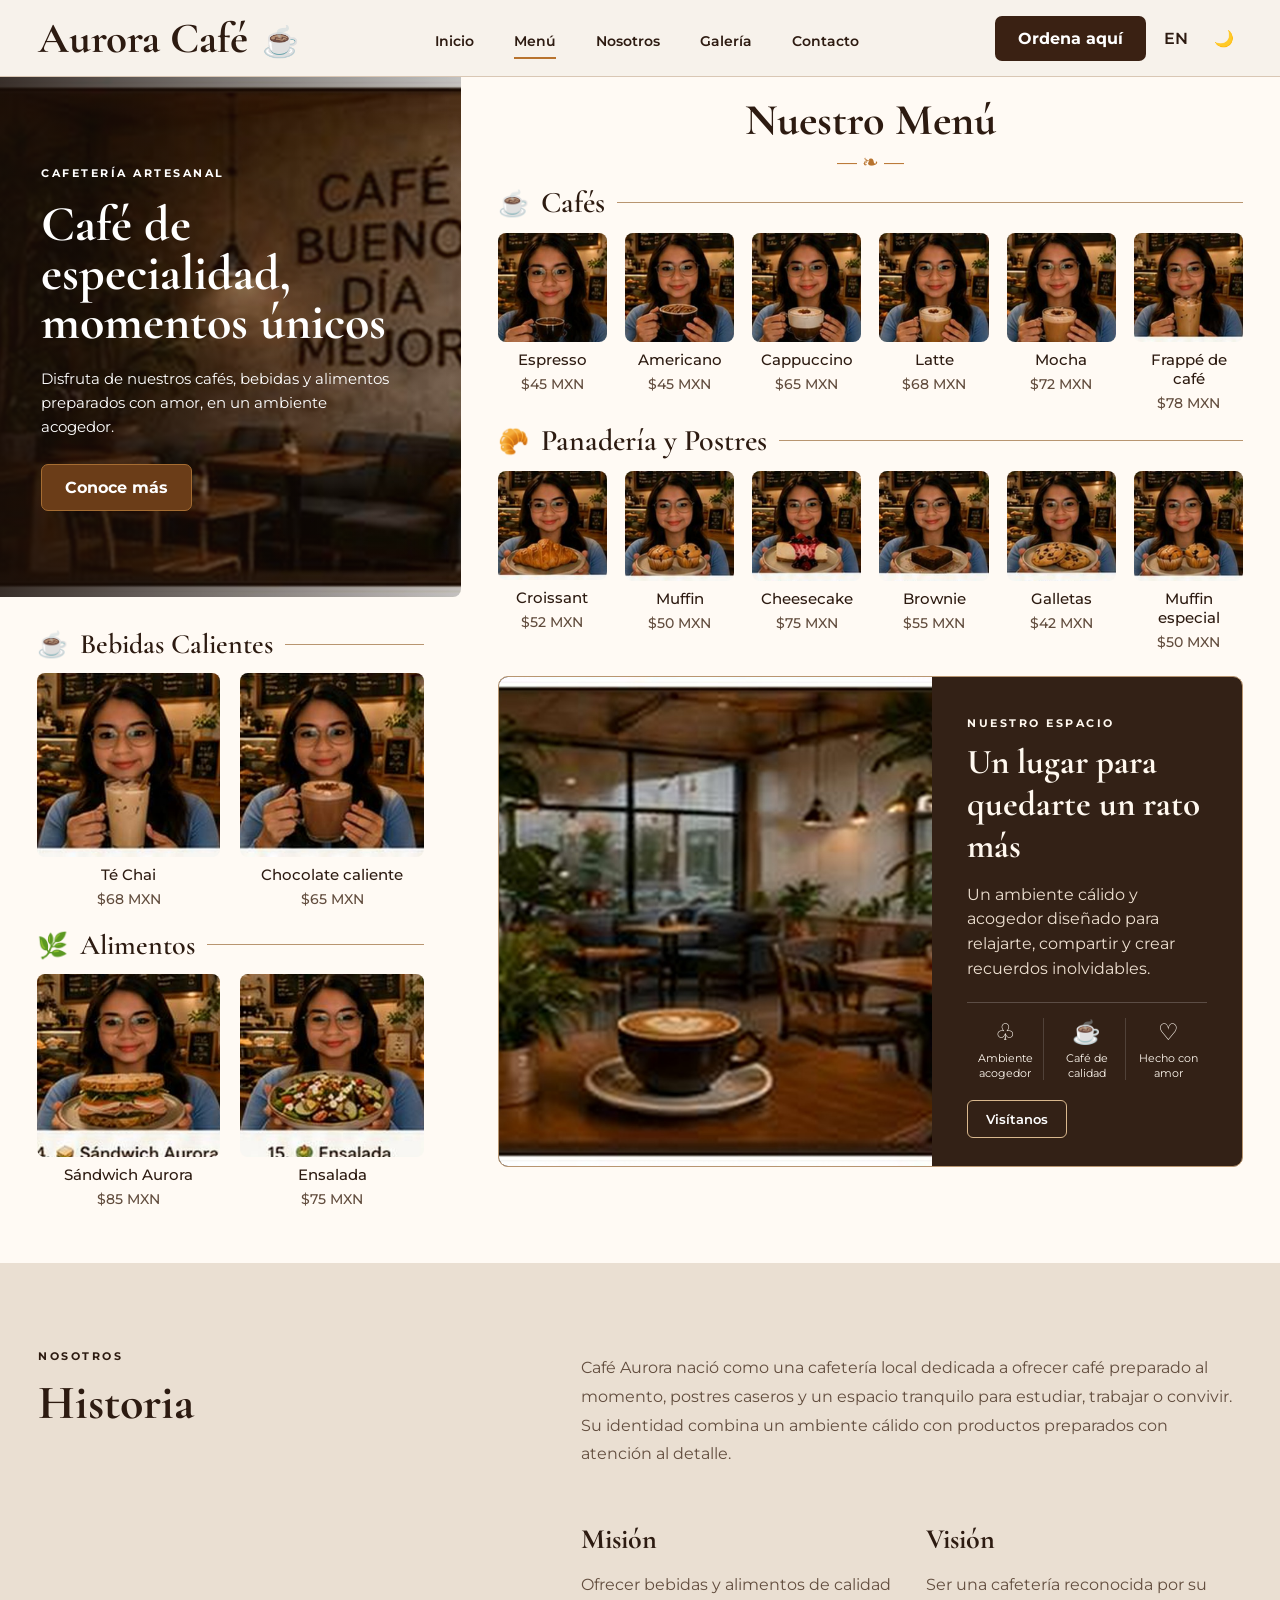
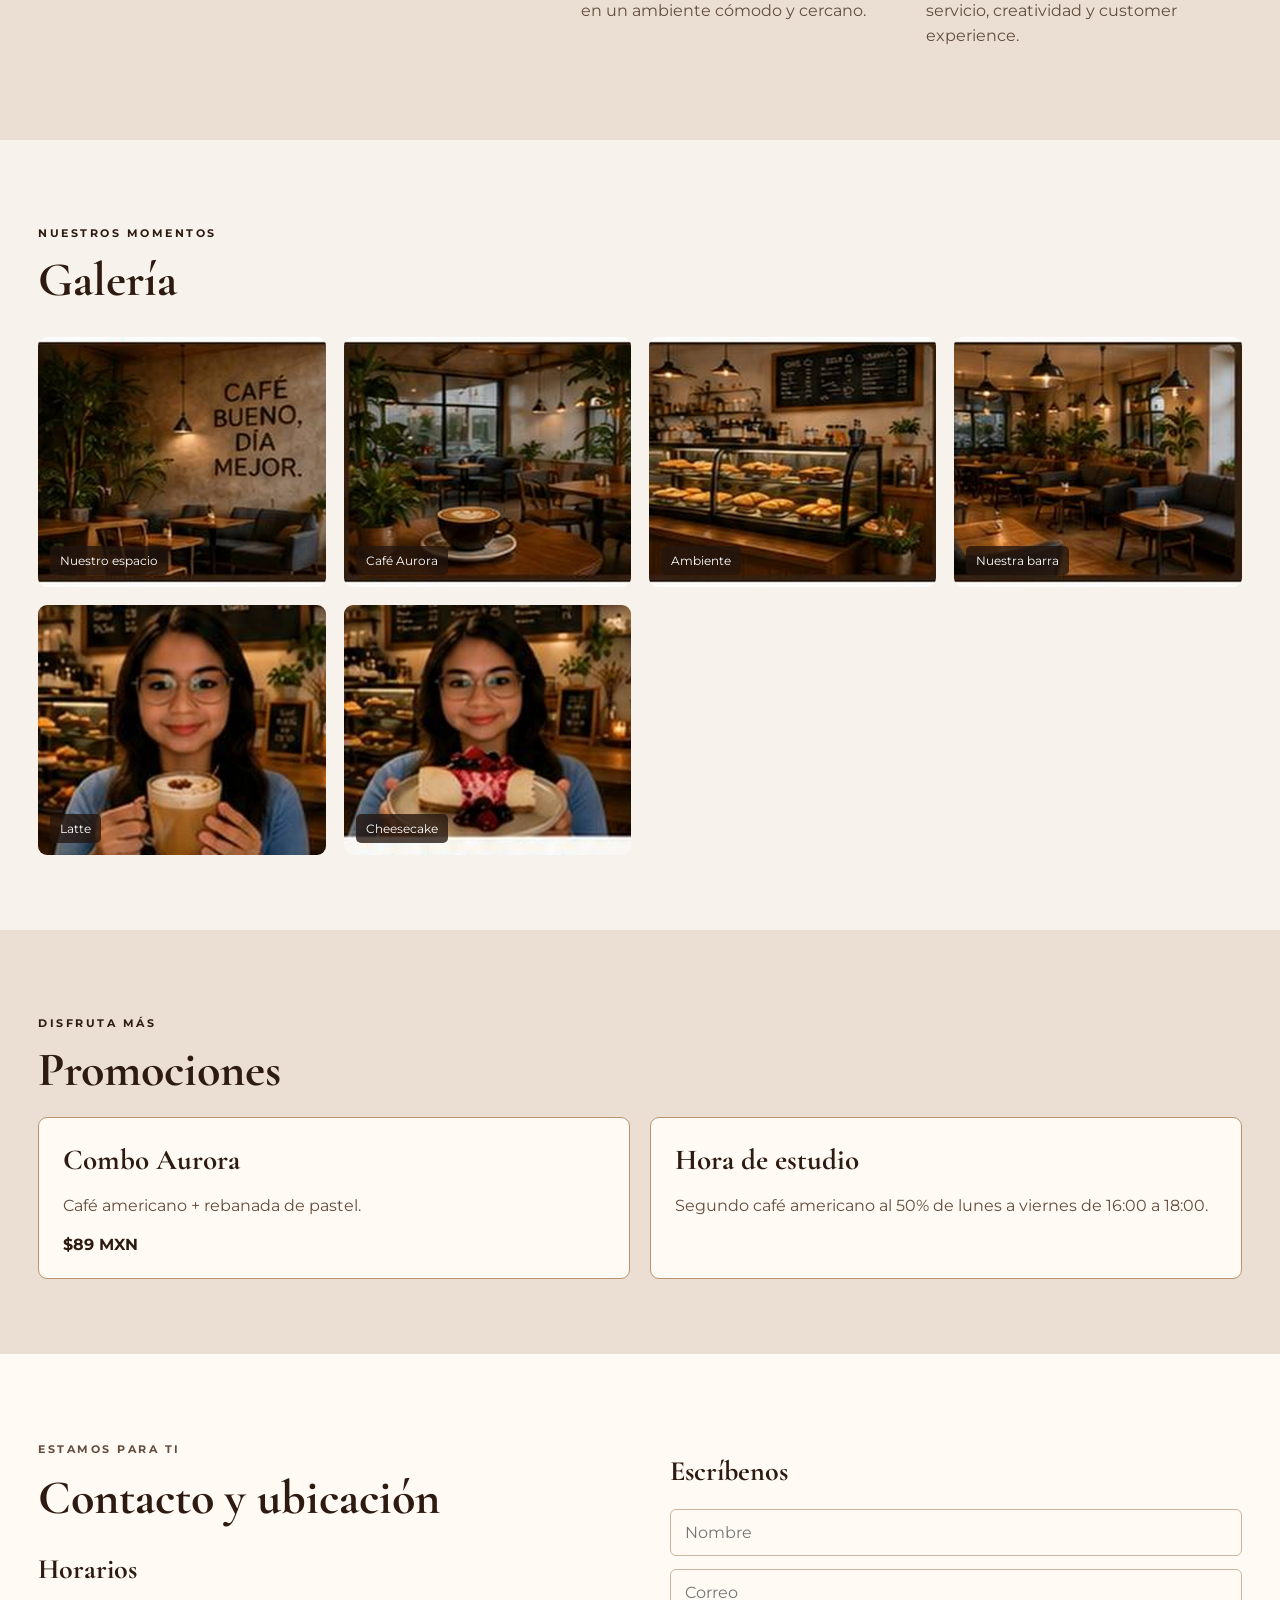
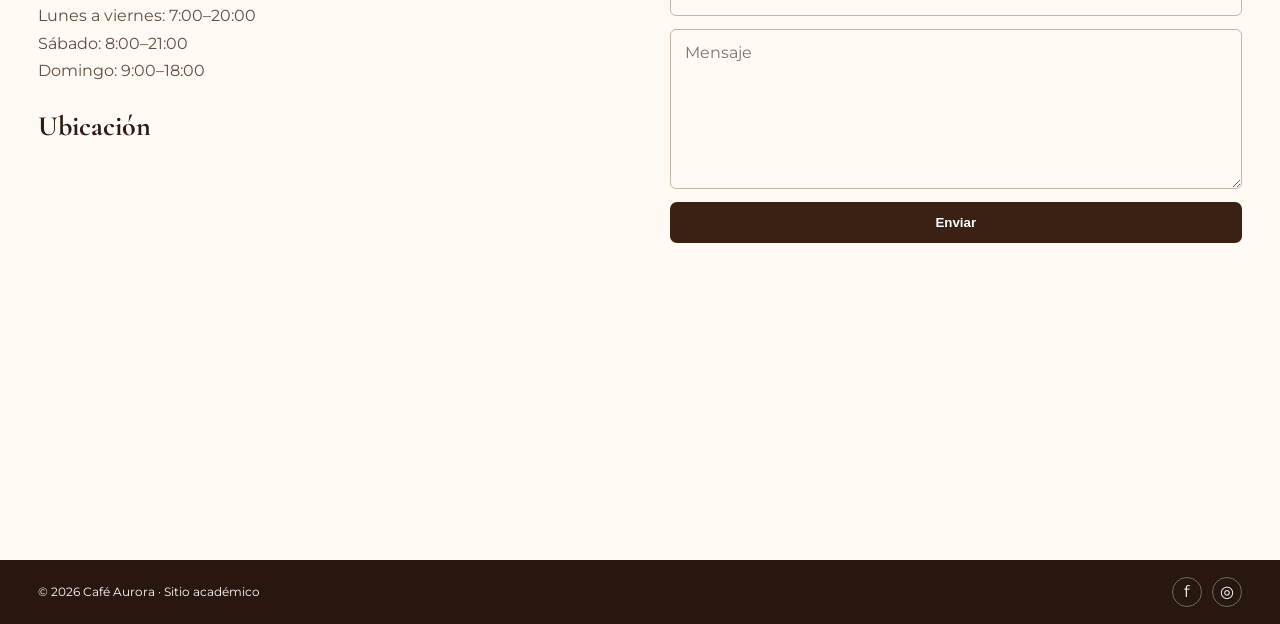
<file: cafeteria/index.html>
<!DOCTYPE html>
<html lang="es">

<head>
    <meta charset="UTF-8">
    <meta name="viewport" content="width=device-width, initial-scale=1.0">
    <title data-es="Café Aurora" data-en="Aurora Café">Café Aurora</title>
    <link rel="stylesheet" href="style.css">
</head>

<body>
    <header class="topbar">
        <nav class="nav container">
            <a class="logo" href="#inicio">Aurora Café <span>☕</span></a>

            <button class="menu-btn" id="menuBtn" aria-label="Abrir menú">☰</button>

            <div class="links" id="links">
                <a href="#inicio" data-es="Inicio" data-en="Home">Inicio</a>
                <a href="#menu" class="active" data-es="Menú" data-en="Menu">Menú</a>
                <a href="#historia" data-es="Nosotros" data-en="About us">Nosotros</a>
                <a href="#galeria" data-es="Galería" data-en="Gallery">Galería</a>
                <a href="#contacto" data-es="Contacto" data-en="Contact">Contacto</a>
            </div>

            <div class="actions">
                <a class="order-btn" href="#contacto" data-es="Ordena aquí" data-en="Order here">Ordena aquí</a>
                <button id="langBtn" type="button">EN</button>
                <button id="themeBtn" type="button" aria-label="Cambiar tema">🌙</button>
            </div>
        </nav>
    </header>

    <main>
        <section id="inicio" class="main-layout">
            <aside class="left-column">
                <div class="hero-card">
                    <img class="hero-image" data-image="images/lugar-1" alt="Interior de Café Aurora">
                    <div class="hero-overlay"></div>
                    <div class="hero-content">
                        <p class="eyebrow" data-es="CAFETERÍA ARTESANAL" data-en="ARTISAN CAFÉ">CAFETERÍA ARTESANAL</p>
                        <h1 data-es="Café de especialidad, momentos únicos" data-en="Specialty coffee, unique moments">Café de especialidad, momentos únicos</h1>
                        <p data-es="Disfruta de nuestros cafés, bebidas y alimentos preparados con amor, en un ambiente acogedor." data-en="Enjoy our coffee, drinks, and food prepared with care in a welcoming atmosphere.">
                            Disfruta de nuestros cafés, bebidas y alimentos preparados con amor, en un ambiente acogedor.
                        </p>
                        <a href="#menu" class="btn" data-es="Conoce más" data-en="Learn more">Conoce más</a>
                    </div>
                </div>

                <div class="side-menu">
                    <div class="category-title">
                        <span class="category-icon">☕</span>
                        <h2 data-es="Bebidas Calientes" data-en="Hot Drinks">Bebidas Calientes</h2>
                        <i></i>
                    </div>

                    <div class="small-product-grid">
                        <article class="product small-product">
                            <div class="food-photo"><img data-image="images/producto-7" alt="Té Chai"></div>
                            <h3 data-es="Té Chai" data-en="Chai Tea">Té Chai</h3>
                            <strong>$68 MXN</strong>
                        </article>
                        <article class="product small-product">
                            <div class="food-photo"><img data-image="images/producto-8" alt="Chocolate caliente"></div>
                            <h3 data-es="Chocolate caliente" data-en="Hot Chocolate">Chocolate caliente</h3>
                            <strong>$65 MXN</strong>
                        </article>
                    </div>

                    <div class="category-title">
                        <span class="category-icon">🌿</span>
                        <h2 data-es="Alimentos" data-en="Food">Alimentos</h2>
                        <i></i>
                    </div>

                    <div class="small-product-grid">
                        <article class="product small-product">
                            <div class="food-photo"><img data-image="images/producto-14" alt="Sándwich Aurora"></div>
                            <h3 data-es="Sándwich Aurora" data-en="Aurora Sandwich">Sándwich Aurora</h3>
                            <strong>$85 MXN</strong>
                        </article>
                        <article class="product small-product">
                            <div class="food-photo"><img data-image="images/producto-15" alt="Ensalada"></div>
                            <h3 data-es="Ensalada" data-en="Salad">Ensalada</h3>
                            <strong>$75 MXN</strong>
                        </article>
                    </div>
                </div>
            </aside>

            <section id="menu" class="menu-panel">
                <div class="menu-heading">
                    <h2 data-es="Nuestro Menú" data-en="Our Menu">Nuestro Menú</h2>
                    <div class="ornament">— ❧ —</div>
                </div>

                <div class="category-title large">
                    <span class="category-icon">☕</span>
                    <h2 data-es="Cafés" data-en="Coffee">Cafés</h2>
                    <i></i>
                </div>

                <div class="product-grid six">
                    <article class="product">
                        <div class="food-photo"><img data-image="images/producto-1" alt="Espresso"></div>
                        <h3>Espresso</h3><strong>$45 MXN</strong></article>
                    <article class="product">
                        <div class="food-photo"><img data-image="images/producto-2" alt="Americano"></div>
                        <h3>Americano</h3><strong>$45 MXN</strong></article>
                    <article class="product">
                        <div class="food-photo"><img data-image="images/producto-3" alt="Cappuccino"></div>
                        <h3>Cappuccino</h3><strong>$65 MXN</strong></article>
                    <article class="product">
                        <div class="food-photo"><img data-image="images/producto-4" alt="Latte"></div>
                        <h3>Latte</h3><strong>$68 MXN</strong></article>
                    <article class="product">
                        <div class="food-photo"><img data-image="images/producto-5" alt="Mocha"></div>
                        <h3>Mocha</h3><strong>$72 MXN</strong></article>
                    <article class="product">
                        <div class="food-photo"><img data-image="images/producto-6" alt="Frappé de café"></div>
                        <h3>Frappé de café</h3><strong>$78 MXN</strong></article>
                </div>

                <div class="category-title large">
                    <span class="category-icon">🥐</span>
                    <h2 data-es="Panadería y Postres" data-en="Bakery & Desserts">Panadería y Postres</h2>
                    <i></i>
                </div>

                <div class="product-grid six">
                    <article class="product">
                        <div class="food-photo"><img data-image="images/producto-9" alt="Croissant"></div>
                        <h3>Croissant</h3><strong>$52 MXN</strong></article>
                    <article class="product">
                        <div class="food-photo"><img data-image="images/producto-10" alt="Muffin"></div>
                        <h3>Muffin</h3><strong>$50 MXN</strong></article>
                    <article class="product">
                        <div class="food-photo"><img data-image="images/producto-11" alt="Cheesecake"></div>
                        <h3>Cheesecake</h3><strong>$75 MXN</strong></article>
                    <article class="product">
                        <div class="food-photo"><img data-image="images/producto-12" alt="Brownie"></div>
                        <h3>Brownie</h3><strong>$55 MXN</strong></article>
                    <article class="product">
                        <div class="food-photo"><img data-image="images/producto-13" alt="Galletas"></div>
                        <h3>Galletas</h3><strong>$42 MXN</strong></article>
                    <article class="product">
                        <div class="food-photo"><img data-image="images/producto-10" alt="Muffin"></div>
                        <h3>Muffin especial</h3><strong>$50 MXN</strong></article>
                </div>

                <section id="lugar" class="space-card">
                    <img data-image="images/lugar-2" alt="Nuestro espacio">
                    <div class="space-copy">
                        <p class="eyebrow" data-es="NUESTRO ESPACIO" data-en="OUR SPACE">NUESTRO ESPACIO</p>
                        <h2 data-es="Un lugar para quedarte un rato más" data-en="A place to stay a little longer">Un lugar para quedarte un rato más</h2>
                        <p data-es="Un ambiente cálido y acogedor diseñado para relajarte, compartir y crear recuerdos inolvidables." data-en="A warm and welcoming place designed to relax, share, and create unforgettable memories.">
                            Un ambiente cálido y acogedor diseñado para relajarte, compartir y crear recuerdos inolvidables.
                        </p>
                        <div class="feature-row">
                            <div><span>♧</span><small data-es="Ambiente acogedor" data-en="Welcoming atmosphere">Ambiente acogedor</small></div>
                            <div><span>☕</span><small data-es="Café de calidad" data-en="Quality coffee">Café de calidad</small></div>
                            <div><span>♡</span><small data-es="Hecho con amor" data-en="Made with love">Hecho con amor</small></div>
                        </div>
                        <a href="#contacto" class="outline-btn" data-es="Visítanos" data-en="Visit us">Visítanos</a>
                    </div>
                </section>
            </section>
        </section>

        <section id="historia" class="section about-section">
            <div class="container about-grid">
                <div>
                    <p class="eyebrow" data-es="NOSOTROS" data-en="ABOUT US">NOSOTROS</p>
                    <h2 data-es="Historia" data-en="Our story">Historia</h2>
                </div>
                <div>
                    <p data-es="Café Aurora nació como una cafetería local dedicada a ofrecer café preparado al momento, postres caseros y un espacio tranquilo para estudiar, trabajar o convivir. Su identidad combina un ambiente cálido con productos preparados con atención al detalle."
                        data-en="Café Aurora was created as a local coffee shop dedicated to serving freshly prepared coffee, homemade desserts, and a comfortable space to study, work, or spend time together. Its identity combines a warm atmosphere with carefully prepared products.">
                        Café Aurora nació como una cafetería local dedicada a ofrecer café preparado al momento, postres caseros y un espacio tranquilo para estudiar, trabajar o convivir. Su identidad combina un ambiente cálido con productos preparados con atención al detalle.
                    </p>
                    <div class="mission">
                        <div>
                            <h3 data-es="Misión" data-en="Mission">Misión</h3>
                            <p data-es="Ofrecer bebidas y alimentos de calidad en un ambiente cómodo y cercano." data-en="Provide quality drinks and food in a comfortable and welcoming environment.">Ofrecer bebidas y alimentos de calidad en un ambiente cómodo y cercano.</p>
                        </div>
                        <div>
                            <h3 data-es="Visión" data-en="Vision">Visión</h3>
                            <p data-es="Ser una cafetería reconocida por su servicio, creatividad y experiencia para el cliente." data-en="Be a coffee shop recognized for its service, creativity, and customer experience.">Ser una cafetería reconocida por su servicio, creatividad y customer experience.</p>
                        </div>
                    </div>
                </div>
            </div>
        </section>

        <section id="galeria" class="section gallery-section container">
            <div class="section-heading">
                <div>
                    <p class="eyebrow" data-es="NUESTROS MOMENTOS" data-en="OUR MOMENTS">NUESTROS MOMENTOS</p>
                    <h2 data-es="Galería" data-en="Gallery">Galería</h2>
                </div>
            </div>
            <div class="gallery-grid">
                <div class="gallery-item"><img data-image="images/lugar-1" alt="Interior de Café Aurora"><span data-es="Nuestro espacio" data-en="Our space">Nuestro espacio</span></div>
                <div class="gallery-item"><img data-image="images/lugar-2" alt="Cafetería"><span>Café Aurora</span></div>
                <div class="gallery-item"><img data-image="images/lugar-3" alt="Ambiente"><span data-es="Ambiente" data-en="Atmosphere">Ambiente</span></div>
                <div class="gallery-item"><img data-image="images/lugar-4" alt="Barra de café"><span data-es="Nuestra barra" data-en="Our coffee bar">Nuestra barra</span></div>
                <div class="gallery-item"><img data-image="images/producto-4" alt="Latte"><span>Latte</span></div>
                <div class="gallery-item"><img data-image="images/producto-11" alt="Cheesecake"><span>Cheesecake</span></div>
            </div>
        </section>

        <section id="promos" class="section promos-section">
            <div class="container">
                <p class="eyebrow" data-es="DISFRUTA MÁS" data-en="ENJOY MORE">DISFRUTA MÁS</p>
                <h2 data-es="Promociones" data-en="Promotions">Promociones</h2>
                <div class="promo-grid">
                    <div class="promo">
                        <h3 data-es="Combo Aurora" data-en="Aurora Combo">Combo Aurora</h3>
                        <p data-es="Café americano + rebanada de pastel." data-en="Americano coffee + slice of cake.">Café americano + rebanada de pastel.</p><strong>$89 MXN</strong></div>
                    <div class="promo">
                        <h3 data-es="Hora de estudio" data-en="Study hour">Hora de estudio</h3>
                        <p data-es="Segundo café americano al 50% de lunes a viernes de 16:00 a 18:00." data-en="Second Americano coffee 50% off Monday to Friday from 4:00 PM to 6:00 PM.">Segundo café americano al 50% de lunes a viernes de 16:00 a 18:00.</p>
                    </div>
                </div>
            </div>
        </section>

        <section id="contacto" class="section contact-section">
            <div class="container contact-grid">
                <div>
                    <p class="eyebrow" data-es="ESTAMOS PARA TI" data-en="WE ARE HERE FOR YOU">ESTAMOS PARA TI</p>
                    <h2 data-es="Contacto y ubicación" data-en="Contact & location">Contacto y ubicación</h2>
                    <h3 data-es="Horarios" data-en="Opening hours">Horarios</h3>
                    <p data-es="Lunes a viernes: 7:00–20:00<br>Sábado: 8:00–21:00<br>Domingo: 9:00–18:00" data-en="Monday to Friday: 7:00 AM–8:00 PM<br>Saturday: 8:00 AM–9:00 PM<br>Sunday: 9:00 AM–6:00 PM">Lunes a viernes: 7:00–20:00<br>Sábado: 8:00–21:00<br>Domingo: 9:00–18:00</p>
                    <h3 data-es="Ubicación" data-en="Location">Ubicación</h3>
                    <iframe title="Universidad Tecnológica del Norte de Coahuila" src="https://www.google.com/maps/embed?pb=!1m18!1m12!1m3!1d3394.3816674956443!2d-100.61786672450137!3d28.573430475697048!2m3!1f0!2f0!3f0!3m2!1i1024!2i768!4f13.1!3m3!1m2!1s0x865ff586598af941%3A0xf0e5df7612124b7d!2sUniversidad%20Tecnol%C3%B3gica%20del%20Norte%20de%20Coahuila!5e1!3m2!1ses-419!2smx!4v1786686751014!5m2!1ses-419!2smx"
                        width="600" height="450" style="border:0;" allowfullscreen="" loading="lazy" referrerpolicy="strict-origin-when-cross-origin"></iframe>
                </div>

                <form id="form">
                    <h3 data-es="Escríbenos" data-en="Write to us">Escríbenos</h3>
                    <input required data-placeholder-es="Nombre" data-placeholder-en="Name" placeholder="Nombre">
                    <input required type="email" data-placeholder-es="Correo" data-placeholder-en="Email" placeholder="Correo">
                    <textarea required data-placeholder-es="Mensaje" data-placeholder-en="Message" placeholder="Mensaje"></textarea>
                    <button class="btn" type="submit" data-es="Enviar" data-en="Send">Enviar</button>
                    <p id="msg"></p>
                </form>
            </div>
        </section>
    </main>

    <footer>
        <div class="container footer-inner">
            <p data-es="© 2026 Café Aurora · Sitio académico" data-en="© 2026 Aurora Café · Academic website">© 2026 Café Aurora · Sitio académico</p>
            <div class="socials"><span>f</span><span>◎</span></div>
        </div>
    </footer>

    <script src="script.js"></script>
</body>

</html>
</file>
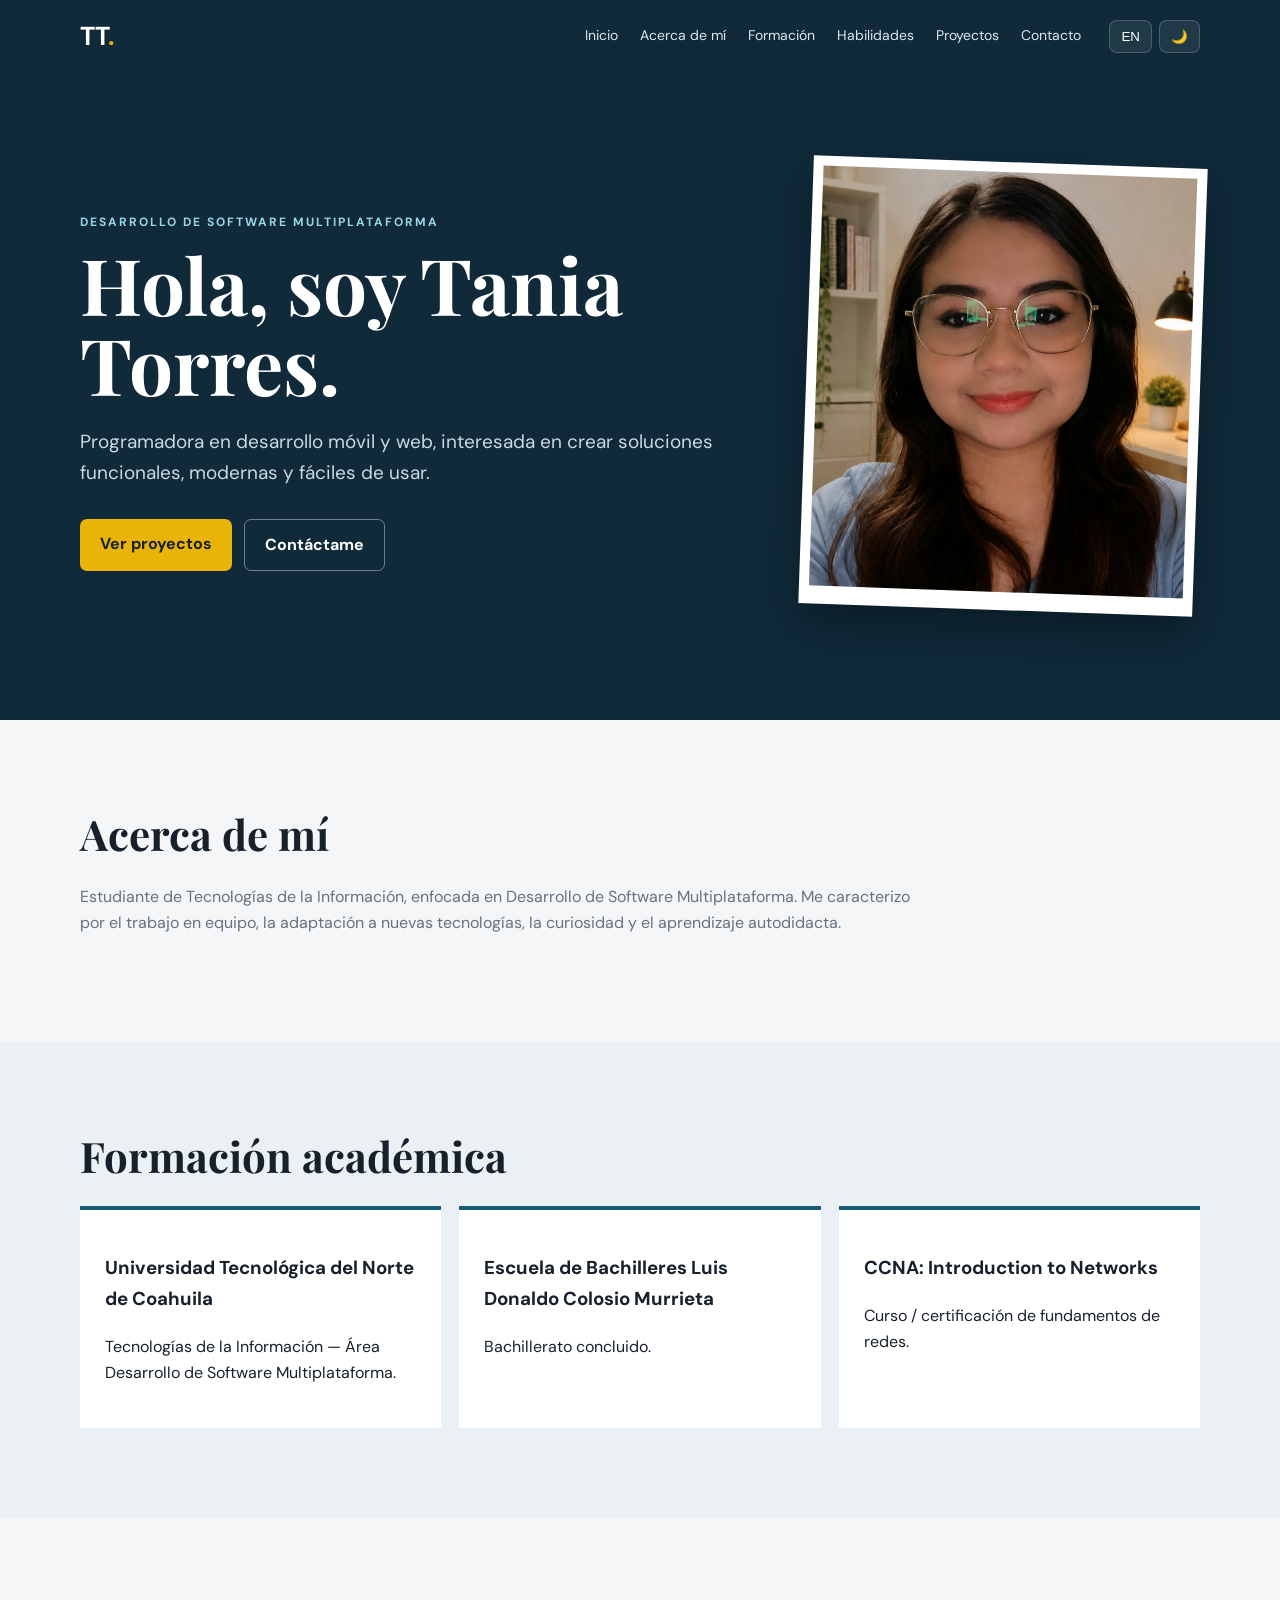
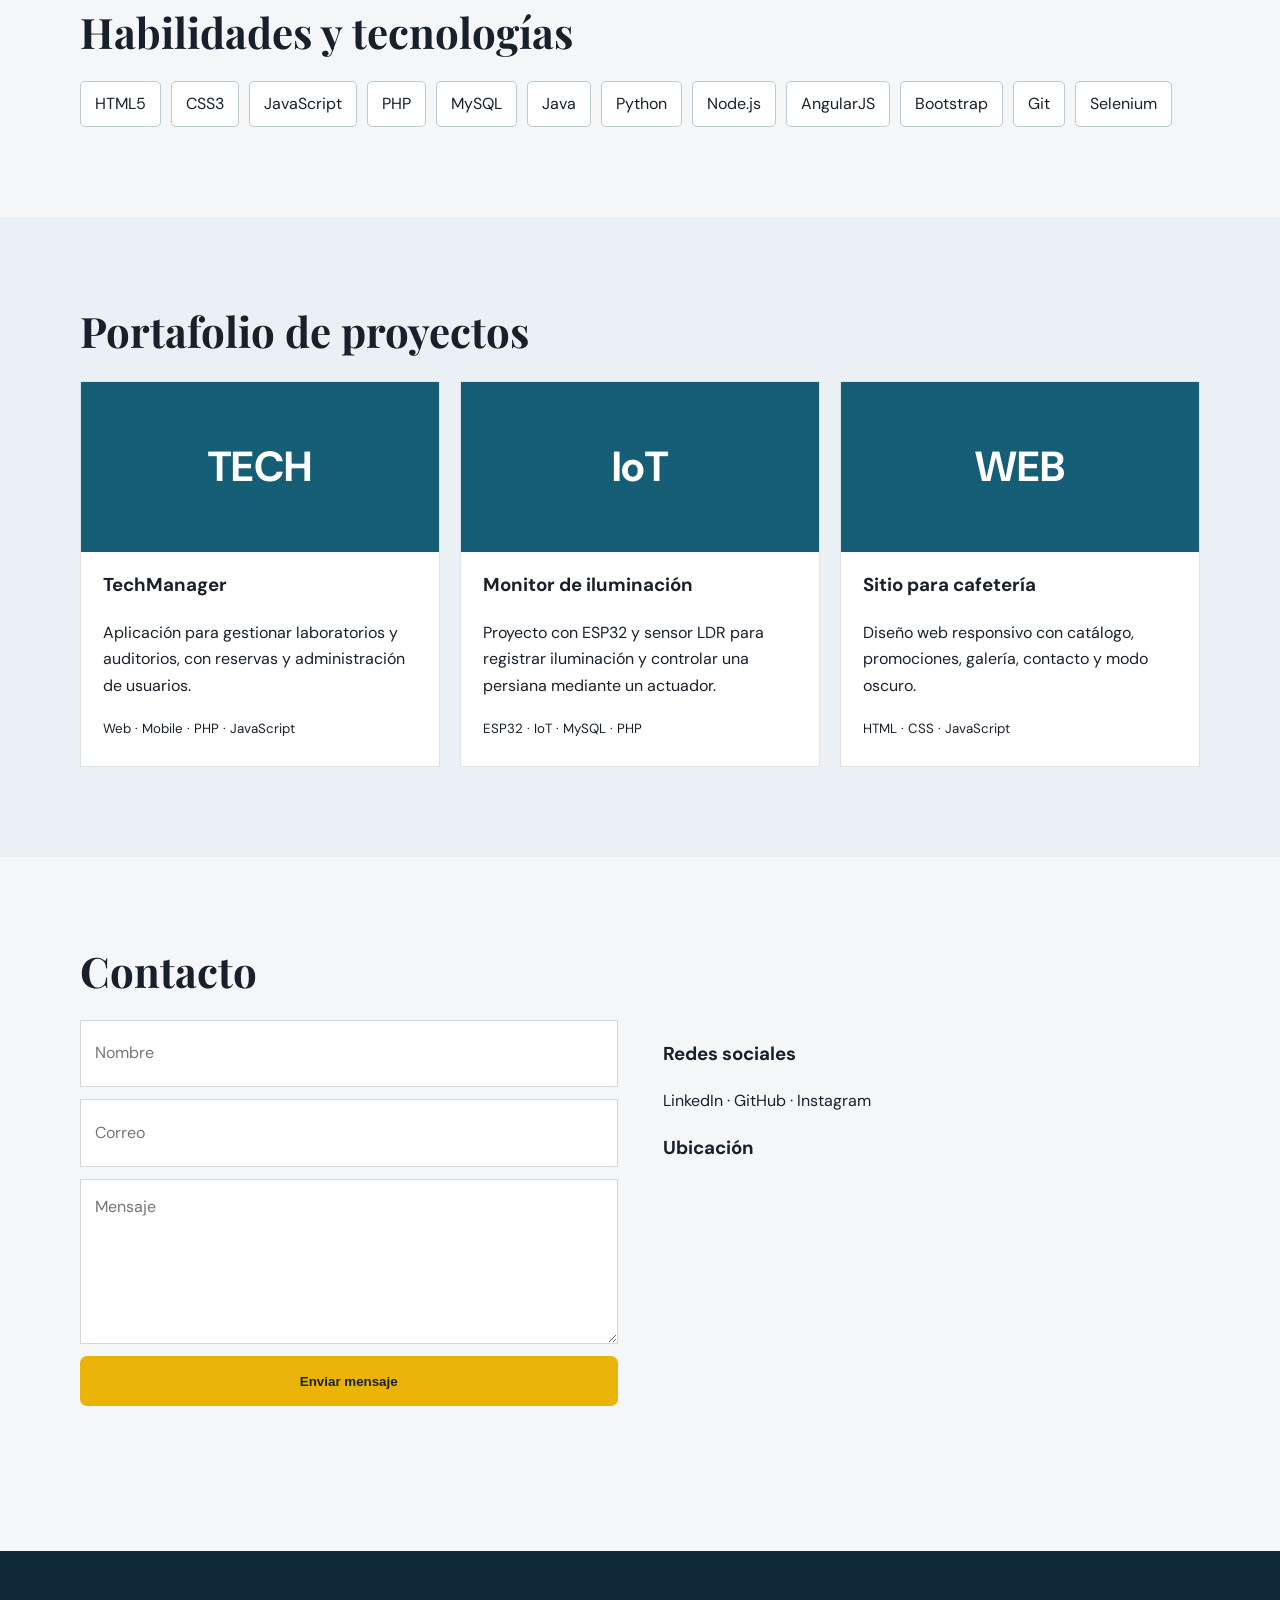
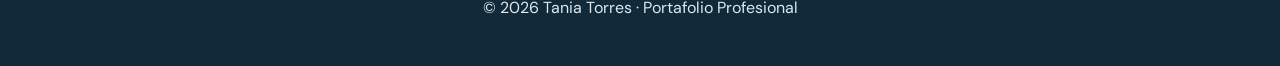
<file: portfolio/index.html>
<!DOCTYPE html>
<html lang="es">

<head>
    <meta charset="UTF-8">
    <meta name="viewport" content="width=device-width, initial-scale=1.0">
    <title data-es="Portafolio | Tania Torres" data-en="Portfolio | Tania Torres">Portafolio | Tania Torres</title>
    <link rel="stylesheet" href="style.css">
</head>

<body>
    <header class="header">
        <nav class="nav container">
            <a class="logo" href="#inicio">TT<span>.</span></a>
            <button class="menu-btn" id="menuBtn">☰</button>
            <div class="nav-links" id="navLinks">
                <a href="#inicio" data-es="Inicio" data-en="Home">Inicio</a>
                <a href="#sobre-mi" data-es="Acerca de mí" data-en="About me">Acerca de mí</a>
                <a href="#formacion" data-es="Formación" data-en="Education">Formación</a>
                <a href="#habilidades" data-es="Habilidades" data-en="Skills">Habilidades</a>
                <a href="#proyectos" data-es="Proyectos" data-en="Projects">Proyectos</a>
                <a href="#contacto" data-es="Contacto" data-en="Contact">Contacto</a>
            </div>
            <div class="actions">
                <button id="langBtn">EN</button>
                <button id="themeBtn">🌙</button>
            </div>
        </nav>
    </header>

    <main>
        <section id="inicio" class="hero">
            <div class="container hero-grid">
                <div>
                    <p class="eyebrow" data-es="DESARROLLO DE SOFTWARE MULTIPLATAFORMA" data-en="MULTIPLATFORM SOFTWARE DEVELOPMENT">DESARROLLO DE SOFTWARE MULTIPLATAFORMA</p>
                    <h1 data-es="Hola, soy Tania Torres." data-en="Hi, I'm Tania Torres.">Hola, soy Tania Torres.</h1>
                    <p class="lead" data-es="Programadora en desarrollo móvil y web, interesada en crear soluciones funcionales, modernas y fáciles de usar." data-en="Mobile and web developer interested in creating functional, modern and user-friendly solutions.">Programadora en desarrollo móvil y web, interesada en crear soluciones funcionales, modernas y fáciles de usar.</p>
                    <div class="buttons"><a class="btn" href="#proyectos" data-es="Ver proyectos" data-en="View projects">Ver proyectos</a><a class="btn secondary" href="#contacto" data-es="Contáctame" data-en="Contact me">Contáctame</a></div>
                </div>
                <div class="photo-card">
                    <img src="images/foto.png" alt="Fotografía profesional de Tania" data-alt-es="Fotografía profesional de Tania" data-alt-en="Tania's professional photo">

                </div>
            </div>
        </section>

        <section id="sobre-mi" class="section container">
            <h2 data-es="Acerca de mí" data-en="About me">Acerca de mí</h2>
            <p data-es="Estudiante de Tecnologías de la Información, enfocada en Desarrollo de Software Multiplataforma. Me caracterizo por el trabajo en equipo, la adaptación a nuevas tecnologías, la curiosidad y el aprendizaje autodidacta." data-en="Information Technology student focused on Multiplatform Software Development. I am characterized by teamwork, adaptability to new technologies, curiosity, and self-directed learning.">Estudiante de Tecnologías de la Información, enfocada en Desarrollo de Software Multiplataforma. Me caracterizo por el trabajo en equipo, la adaptación a nuevas tecnologías, la curiosidad y el aprendizaje autodidacta.</p>
        </section>

        <section id="formacion" class="section alt">
            <div class="container">
                <h2 data-es="Formación académica" data-en="Education">Formación académica</h2>
                <div class="timeline">
                    <article>
                        <h3 data-es="Universidad Tecnológica del Norte de Coahuila" data-en="Technological University of Northern Coahuila">Universidad Tecnológica del Norte de Coahuila</h3>
                        <p data-es="Tecnologías de la Información — Área Desarrollo de Software Multiplataforma." data-en="Information Technology — Multiplatform Software Development area.">Tecnologías de la Información — Área Desarrollo de Software Multiplataforma.</p>
                    </article>
                    <article>
                        <h3 data-es="Escuela de Bachilleres Luis Donaldo Colosio Murrieta" data-en="Luis Donaldo Colosio Murrieta High School">Escuela de Bachilleres Luis Donaldo Colosio Murrieta</h3>
                        <p data-es="Bachillerato concluido." data-en="High school completed.">Bachillerato concluido.</p>
                    </article>
                    <article>
                        <h3 data-es="CCNA: Introduction to Networks" data-en="CCNA: Introduction to Networks">CCNA: Introduction to Networks</h3>
                        <p data-es="Curso / certificación de fundamentos de redes." data-en="Networking fundamentals course / certification.">Curso / certificación de fundamentos de redes.</p>
                    </article>
                </div>
            </div>
        </section>

        <section id="habilidades" class="section container">
            <h2 data-es="Habilidades y tecnologías" data-en="Skills & technologies">Habilidades y tecnologías</h2>
            <div class="skills">
                <span>HTML5</span><span>CSS3</span><span>JavaScript</span><span>PHP</span><span>MySQL</span><span>Java</span><span>Python</span><span>Node.js</span><span>AngularJS</span><span>Bootstrap</span><span>Git</span><span>Selenium</span>
            </div>
        </section>

        <section id="proyectos" class="section alt">
            <div class="container">
                <h2 data-es="Portafolio de proyectos" data-en="Project portfolio">Portafolio de proyectos</h2>
                <div class="cards">
                    <article class="card">
                        <div class="project-img">TECH</div>
                        <h3>TechManager</h3>
                        <p data-es="Aplicación para gestionar laboratorios y auditorios, con reservas y administración de usuarios." data-en="Application for managing laboratories and auditoriums, including reservations and user administration.">Aplicación para gestionar laboratorios y auditorios, con reservas y administración de usuarios.</p><small data-es="Web · Mobile · PHP · JavaScript" data-en="Web · Mobile · PHP · JavaScript">Web · Mobile · PHP · JavaScript</small></article>
                    <article class="card">
                        <div class="project-img">IoT</div>
                        <h3 data-es="Monitor de iluminación" data-en="Lighting monitor">Monitor de iluminación</h3>
                        <p data-es="Proyecto con ESP32 y sensor LDR para registrar iluminación y controlar una persiana mediante un actuador." data-en="Project using ESP32 and an LDR sensor to record lighting and control a blind using an actuator.">Proyecto con ESP32 y sensor LDR para registrar iluminación y controlar una persiana mediante un actuador.</p><small>ESP32 · IoT · MySQL · PHP</small></article>
                    <article class="card">
                        <div class="project-img">WEB</div>
                        <h3 data-es="Sitio para cafetería" data-en="Café website">Sitio para cafetería</h3>
                        <p data-es="Diseño web responsivo con catálogo, promociones, galería, contacto y modo oscuro." data-en="Responsive website with catalog, promotions, gallery, contact section, and dark mode.">Diseño web responsivo con catálogo, promociones, galería, contacto y modo oscuro.</p><small>HTML · CSS · JavaScript</small></article>
                </div>
            </div>
        </section>

        <section id="contacto" class="section container">
            <h2 data-es="Contacto" data-en="Contact">Contacto</h2>
            <div class="contact-grid">
                <form id="contactForm"><input required data-placeholder-es="Nombre" data-placeholder-en="Name" placeholder="Nombre"><input required type="email" data-placeholder-es="Correo" data-placeholder-en="Email" placeholder="Correo"><textarea required data-placeholder-es="Mensaje"
                        data-placeholder-en="Message" placeholder="Mensaje"></textarea><button class="btn" type="submit" data-es="Enviar mensaje" data-en="Send message">Enviar mensaje</button>
                    <p id="formMsg"></p>
                </form>
                <div>
                    <h3 data-es="Redes sociales" data-en="Social media">Redes sociales</h3>
                    <p>LinkedIn · GitHub · Instagram</p>
                    <h3 data-es="Ubicación" data-en="Location">Ubicación</h3><iframe title="Mapa" src="https://www.google.com/maps?q=Piedras%20Negras%20Coahuila&output=embed"></iframe></div>
            </div>
        </section>
    </main>
    <footer>
        <p data-es="© 2026 Tania Torres · Portafolio Profesional" data-en="© 2026 Tania Torres · Professional Portfolio">© 2026 Tania Torres · Portafolio Profesional</p>
    </footer>
    <script src="script.js"></script>
</body>

</html>
</file>
<file: cafeteria/style.css>
@import url('https://fonts.googleapis.com/css2?family=Cormorant+Garamond:wght@500;600;700&family=Montserrat:wght@400;500;600;700&display=swap');

:root{
    --bg:#f7f2eb;
    --surface:#fffaf4;
    --surface-2:#eadfd2;
    --text:#2d1b11;
    --muted:#624d3e;
    --accent:#b8732e;
    --accent-light:#e4b274;
    --line:#b89570;
    --dark:#24160f;
    --dark-2:#332116;
    --white:#fffaf4;
}

*{box-sizing:border-box}
html{scroll-behavior:smooth}
body{
    margin:0;
    background:var(--bg);
    color:var(--text);
    font-family:Montserrat,Arial,sans-serif;
    transition:background .25s,color .25s;
}
body.dark{
    --bg:#1d130d;
    --surface:#241811;
    --surface-2:#302016;
    --text:#f9efe2;
    --muted:#e2cfbc;
    --accent:#e2a45d;
    --accent-light:#f1c487;
    --line:#986c3c;
    --dark:#120b07;
    --dark-2:#24160f;
    --white:#fff8ee;
}
.container{width:min(1440px,94%);margin:auto}
a{color:inherit}

.topbar{
    position:sticky;
    top:0;
    z-index:100;
    background:rgba(247,242,235,.96);
    border-bottom:1px solid #d9c7b4;
    backdrop-filter:blur(10px);
}
.dark .topbar{background:rgba(29,19,13,.96);border-color:#604329}

.nav{
    min-height:76px;
    display:flex;
    align-items:center;
    gap:28px;
}
.logo{
    font-family:'Cormorant Garamond',serif;
    font-weight:700;
    font-size:43px;
    line-height:1;
    text-decoration:none;
    white-space:nowrap;
}
.logo span{font-family:Arial;font-size:30px;margin-left:4px}
.links{
    display:flex;
    justify-content:center;
    align-items:center;
    gap:40px;
    flex:1;
}
.links a{
    position:relative;
    text-decoration:none;
    font-size:14px;
    font-weight:600;
    padding:29px 0 24px;
}
.links a:after{
    content:'';
    position:absolute;
    left:0;right:0;bottom:15px;
    height:2px;
    background:transparent;
}
.links a.active:after,.links a:hover:after{background:var(--accent)}

.actions{display:flex;align-items:center;gap:10px}
.actions button{
    border:0;
    background:none;
    color:var(--text);
    cursor:pointer;
    font:inherit;
    font-weight:600;
    padding:8px;
}
.order-btn,.btn{
    display:inline-block;
    background:#3a2113;
    color:#fff;
    text-decoration:none;
    border:0;
    border-radius:7px;
    padding:13px 23px;
    font-weight:700;
    cursor:pointer;
}
.dark .order-btn,.dark .btn{background:#e4b274;color:#26170e}
.menu-btn{display:none}

.main-layout{
    display:grid;
    grid-template-columns:minmax(360px,36%) 1fr;
    min-height:900px;
}
.left-column{background:var(--surface);padding-bottom:35px}
.hero-card{
    height:520px;
    position:relative;
    overflow:hidden;
    border-radius:0 0 8px 0;
}
.hero-image{
    width:100%;height:100%;object-fit:cover;display:block;
}
.hero-overlay{
    position:absolute;inset:0;
    background:linear-gradient(90deg,rgba(24,13,7,.86),rgba(24,13,7,.25));
}
.hero-content{
    position:absolute;
    left:9%;top:15%;
    width:min(78%,430px);
    color:#fff;
}
.eyebrow{
    letter-spacing:2.5px;
    font-size:11px;
    font-weight:700;
}
.hero-content h1{
    font-family:'Cormorant Garamond',serif;
    font-size:50px;
    line-height:.98;
    margin:20px 0;
}
.hero-content>p:not(.eyebrow){font-size:15px;line-height:1.6}
.hero-content .btn{margin-top:10px;background:#6b3d18;border:1px solid #a66d32}

.side-menu{padding:10px 8% 20px}
.category-title{
    display:flex;
    align-items:center;
    gap:12px;
    margin:20px 0 12px;
}
.category-title h2{
    font-family:'Cormorant Garamond',serif;
    font-size:28px;
    font-weight:600;
    margin:0;
    white-space:nowrap;
}
.category-title i{height:1px;background:var(--line);flex:1}
.category-icon{font-size:25px;color:var(--accent)}
.category-title.large{margin-top:10px}
.category-title.large h2{font-size:30px}

.small-product-grid{
    display:grid;
    grid-template-columns:repeat(2,1fr);
    gap:20px;
}
.product{text-align:center;min-width:0}
.food-photo{
    overflow:hidden;
    border-radius:8px;
    background:#d8c5b2;
}
.food-photo img{
    display:block;
    width:100%;
    aspect-ratio:1/1;
    object-fit:cover;
}
.small-product h3,.product h3{
    font-size:15px;
    font-weight:500;
    margin:8px 0 5px;
}
.product strong{font-size:14px;font-weight:500;color:var(--muted)}

.menu-panel{
    padding:16px 4.5% 38px;
    background:var(--surface);
}
.menu-heading{text-align:center;margin-bottom:5px}
.menu-heading h2{
    font-family:'Cormorant Garamond',serif;
    font-size:44px;
    margin:0;
}
.ornament{color:var(--accent);font-size:20px;margin-top:3px}
.product-grid{
    display:grid;
    gap:18px;
}
.product-grid.six{grid-template-columns:repeat(6,1fr)}

.space-card{
    display:grid;
    grid-template-columns:1.4fr 1fr;
    margin-top:25px;
    min-height:260px;
    border:1px solid var(--line);
    border-radius:10px;
    overflow:hidden;
    background:var(--dark-2);
    color:#fff8ef;
}
.space-card>img{
    width:100%;
    height:100%;
    min-height:260px;
    object-fit:cover;
}
.space-copy{padding:28px 35px}
.space-copy h2{
    font-family:'Cormorant Garamond',serif;
    font-size:35px;
    margin:7px 0 12px;
}
.space-copy>p:not(.eyebrow){line-height:1.55;color:#eee0d1}
.feature-row{
    display:grid;
    grid-template-columns:repeat(3,1fr);
    gap:5px;
    border-top:1px solid rgba(255,255,255,.2);
    margin:20px 0;
    padding-top:15px;
}
.feature-row div{
    display:flex;
    flex-direction:column;
    align-items:center;
    text-align:center;
    gap:5px;
    font-size:23px;
    border-right:1px solid rgba(255,255,255,.15);
}
.feature-row div:last-child{border:0}
.feature-row small{font-size:11px;line-height:1.35}
.outline-btn{
    display:inline-block;
    border:1px solid #d9b88e;
    border-radius:6px;
    padding:10px 18px;
    color:#fff;
    text-decoration:none;
    font-size:13px;
    font-weight:600;
}

.section{padding:75px 0}
.about-section{background:var(--surface-2)}
.about-grid{
    display:grid;
    grid-template-columns:1fr 1.4fr;
    gap:70px;
    align-items:start;
}
.section h2{
    font-family:'Cormorant Garamond',serif;
    font-size:48px;
    margin:5px 0 18px;
}
.about-grid>div>p:not(.eyebrow){line-height:1.8;color:var(--muted)}
.mission{
    display:grid;
    grid-template-columns:1fr 1fr;
    gap:30px;
    margin-top:25px;
}
.mission h3{font-family:'Cormorant Garamond',serif;font-size:28px;margin-bottom:5px}
.mission p{line-height:1.6;color:var(--muted)}

.gallery-section{background:var(--bg)}
.section-heading{margin-bottom:28px}
.gallery-grid{
    display:grid;
    grid-template-columns:repeat(4,1fr);
    gap:18px;
}
.gallery-item{position:relative;overflow:hidden;border-radius:9px}
.gallery-item img{
    width:100%;
    height:250px;
    display:block;
    object-fit:cover;
}
.gallery-item span{
    position:absolute;
    left:12px;bottom:12px;
    background:rgba(35,21,13,.78);
    color:#fff;
    padding:7px 10px;
    border-radius:5px;
    font-size:12px;
}

.promos-section{background:var(--surface-2)}
.promo-grid{
    display:grid;
    grid-template-columns:repeat(2,1fr);
    gap:20px;
}
.promo{
    background:var(--surface);
    border:1px solid var(--line);
    border-radius:9px;
    padding:24px;
}
.promo h3{font-family:'Cormorant Garamond',serif;font-size:29px;margin:0 0 8px}
.promo p{line-height:1.6;color:var(--muted)}

.contact-section{background:var(--surface)}
.contact-grid{
    display:grid;
    grid-template-columns:1fr 1fr;
    gap:60px;
}
.contact-grid h3{font-family:'Cormorant Garamond',serif;font-size:28px;margin:25px 0 8px}
.contact-grid p{line-height:1.7;color:var(--muted)}
.contact-grid iframe{
    display:block;
    width:100%;
    height:330px;
    border-radius:9px;
    margin-top:12px;
}
#form{
    display:grid;
    gap:13px;
    align-content:start;
}
#form input,#form textarea{
    width:100%;
    border:1px solid #cbb59e;
    background:var(--surface);
    color:var(--text);
    padding:13px 14px;
    border-radius:6px;
    font:inherit;
}
#form textarea{min-height:160px;resize:vertical}
#msg{margin:0;font-weight:600;color:var(--accent)!important}

footer{background:#28170e;color:#fff;padding:17px 0}
.footer-inner{display:flex;justify-content:space-between;align-items:center}
.footer-inner p{margin:0;font-size:12px;color:#fff}
.socials{display:flex;gap:10px}
.socials span{
    width:30px;height:30px;border:1px solid rgba(255,255,255,.35);
    border-radius:50%;display:grid;place-items:center
}

@media(max-width:1200px){
    .main-layout{grid-template-columns:38% 62%}
    .product-grid.six{grid-template-columns:repeat(3,1fr)}
    .space-card{grid-template-columns:1fr}
    .space-card>img{height:280px}
    .links{gap:20px}
    .logo{font-size:37px}
}
@media(max-width:800px){
    .nav{min-height:68px}
    .logo{font-size:32px}
    .menu-btn{display:block;margin-left:auto;border:0;background:none;color:var(--text);font-size:25px;cursor:pointer}
    .links{
        display:none;
        position:absolute;
        top:68px;left:0;right:0;
        background:var(--surface);
        padding:15px 6%;
        flex-direction:column;
        align-items:stretch;
        gap:0;
        border-bottom:1px solid var(--line);
    }
    .links.open{display:flex}
    .links a{padding:12px 0}
    .actions{gap:2px}
    .order-btn{display:none}
    .main-layout{grid-template-columns:1fr}
    .hero-card{height:520px;border-radius:0}
    .menu-panel{padding:35px 5%}
    .product-grid.six{grid-template-columns:repeat(3,1fr)}
    .about-grid,.contact-grid{grid-template-columns:1fr;gap:30px}
    .gallery-grid{grid-template-columns:repeat(2,1fr)}
}
@media(max-width:520px){
    .logo{font-size:29px}
    .logo span{font-size:24px}
    .actions #themeBtn{display:none}
    .hero-content{left:7%;width:84%}
    .hero-content h1{font-size:42px}
    .product-grid.six,.small-product-grid{grid-template-columns:repeat(2,1fr);gap:16px}
    .category-title h2{font-size:24px}
    .menu-heading h2,.section h2{font-size:40px}
    .space-copy{padding:25px}
    .gallery-grid,.promo-grid{grid-template-columns:1fr}
    .gallery-item img{height:220px}
    .mission{grid-template-columns:1fr}
    .footer-inner{flex-direction:column;gap:10px}
}
</file>
<file: portfolio/style.css>
@import url('https://fonts.googleapis.com/css2?family=DM+Sans:wght@400;500;600;700&family=Playfair+Display:wght@600;700&display=swap');
:root{--bg:#f4f6f8;--surface:#fff;--text:#18212b;--muted:#66727e;--primary:#155e75;--accent:#eab308;--line:#dce3e8}*{box-sizing:border-box}html{scroll-behavior:smooth}body{margin:0;font-family:'DM Sans',Arial,sans-serif;background:var(--bg);color:var(--text);line-height:1.65}.container{width:min(1120px,92%);margin:auto}.header{position:sticky;top:0;z-index:50;background:#102a3a;color:#fff}.nav{min-height:72px;display:flex;align-items:center;gap:28px}.logo{font-size:26px;font-weight:700;color:#fff;text-decoration:none;margin-right:auto}.logo span{color:var(--accent)}.nav-links{display:flex;gap:22px}.nav-links a{color:#dbe8ee;text-decoration:none;font-size:14px}.actions{display:flex;gap:7px}.actions button,.menu-btn{border:1px solid #ffffff33;background:#ffffff12;color:#fff;border-radius:8px;padding:8px 11px;cursor:pointer}.menu-btn{display:none}.hero{background:#102a3a;color:#fff;padding:90px 0 110px;position:relative;overflow:hidden}.hero-grid{display:grid;grid-template-columns:1.25fr .75fr;gap:70px;align-items:center}.eyebrow{font-size:12px;letter-spacing:2px;color:#9bd6e5;font-weight:700}.hero h1{font-family:'Playfair Display',serif;font-size:clamp(48px,7vw,78px);line-height:1.02;margin:12px 0 22px}.lead{font-size:19px;color:#c9d9e1;max-width:680px}.buttons{display:flex;gap:12px;margin-top:30px}.btn{border:0;border-radius:7px;padding:12px 20px;background:var(--accent);color:#17212a;text-decoration:none;font-weight:700;cursor:pointer}.btn.secondary{background:transparent;color:#fff;border:1px solid #ffffff66}.photo-card{background:#fff;padding:10px;transform:rotate(2deg);box-shadow:0 20px 45px #0005}.photo-card img{width:100%;height:420px;object-fit:cover;background:#dfe5e9}.photo-card span{display:block;color:#56636c;font-size:11px;text-align:center;padding:7px}.section{padding:90px 0}.section h2{font-family:'Playfair Display',serif;font-size:42px;line-height:1.15;margin:0 0 25px}.section>p{max-width:850px;color:var(--muted)}.alt{background:#eaf0f3}.timeline{display:grid;grid-template-columns:repeat(3,1fr);gap:18px}.timeline article{background:var(--surface);border-top:4px solid var(--primary);padding:25px;min-height:170px}.skills{display:flex;flex-wrap:wrap;gap:10px}.skills span{border:1px solid #b9cbd3;background:#fff;padding:9px 14px;border-radius:5px}.cards{display:grid;grid-template-columns:repeat(3,1fr);gap:20px}.card{background:#fff;border:1px solid var(--line);padding:0 0 24px;overflow:hidden}.card h3,.card p,.card small{margin-left:22px;margin-right:22px}.project-img{height:170px;background:#155e75;color:#fff;display:grid;place-items:center;font-size:42px;font-weight:700}.contact-grid{display:grid;grid-template-columns:1fr 1fr;gap:45px}.contact-grid form{display:grid;gap:12px}.contact-grid input,.contact-grid textarea{width:100%;padding:14px;border:1px solid #cfd8de;background:#fff;font:inherit}.contact-grid textarea{min-height:155px}.contact-grid iframe{width:100%;height:270px;border:0}footer{background:#102a3a;color:#dbe8ee;text-align:center;padding:28px}@media(max-width:800px){.nav-links{display:none;position:absolute;top:72px;left:0;right:0;background:#102a3a;padding:20px;flex-direction:column}.nav-links.open{display:flex}.menu-btn{display:block}.hero-grid,.contact-grid{grid-template-columns:1fr}.timeline,.cards{grid-template-columns:1fr}.hero{padding:65px 0}.photo-card{max-width:500px;margin:auto}.section{padding:65px 0}}body.dark{--bg:#0c151b;--surface:#15232b;--text:#edf4f7;--muted:#a9bbc4;--line:#29404b}body.dark .alt{background:#111f27}body.dark .timeline article,body.dark .card,body.dark .skills span,body.dark .contact-grid input,body.dark .contact-grid textarea{background:#15232b;color:#edf4f7;border-color:#29404b}
</file>
